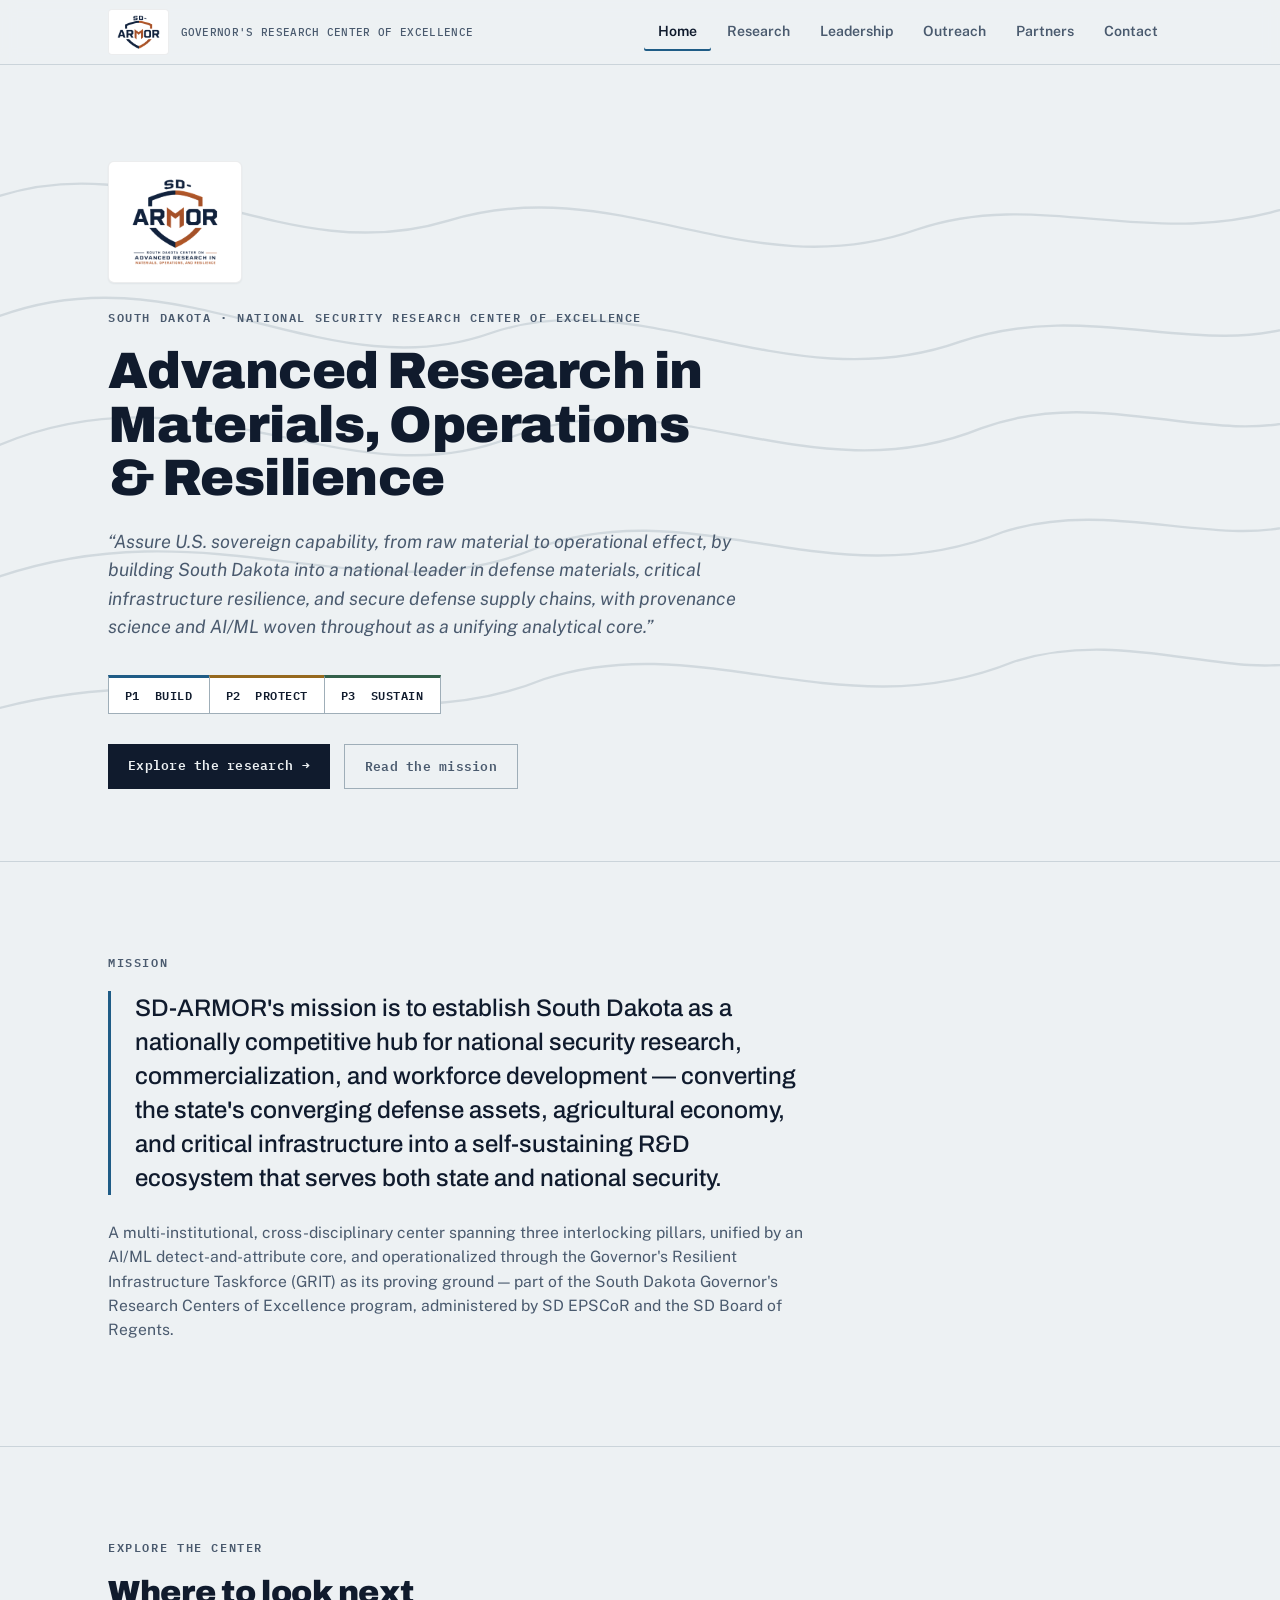
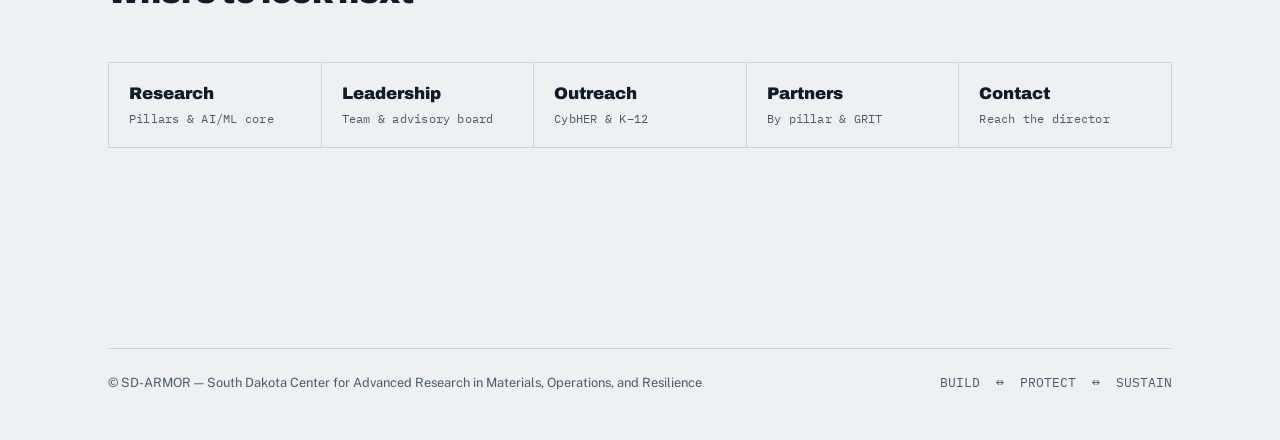
<file: index.html>
<!DOCTYPE html>
<html lang="en">
<head>
<meta charset="UTF-8">
<meta name="viewport" content="width=device-width, initial-scale=1.0">
<title>SD-ARMOR — South Dakota Center for Advanced Research in Materials, Operations &amp; Resilience</title>
<meta name="description" content="A South Dakota Governor's Research Center of Excellence advancing national security research across materials, cybersecurity, and provenance science.">
<link rel="preconnect" href="https://fonts.googleapis.com">
<link rel="stylesheet" href="https://fonts.googleapis.com/css2?family=Archivo:wght@500;700;900&family=Public+Sans:ital,wght@0,400;0,500;0,600;0,700;1,400&family=IBM+Plex+Mono:wght@500;600&display=swap">
<link rel="stylesheet" href="assets/style.css">
<link rel="icon" href="assets/favicon.ico" sizes="any">
<link rel="icon" href="assets/favicon-32.png" type="image/png" sizes="32x32">
<link rel="icon" href="assets/favicon-192.png" type="image/png" sizes="192x192">
<link rel="apple-touch-icon" href="assets/apple-touch-icon.png">
</head>
<body>

<header class="site">
  <div class="nav-row">
    <a class="wordmark" href="index.html"><span class="logo-plate"><img src="assets/logo-mark.png" alt="SD-ARMOR"></span><small>GOVERNOR'S RESEARCH CENTER OF EXCELLENCE</small></a>
    <button class="nav-toggle" id="navToggle" aria-expanded="false" aria-controls="primaryNav">MENU</button>
    <nav class="primary" id="primaryNav">
      <a href="index.html" class="current">Home</a>
      <a href="research.html">Research</a>
      <a href="leadership.html">Leadership</a>
      <a href="outreach.html">Outreach</a>
      <a href="partners.html">Partners</a>
      <a href="contact.html">Contact</a>
    </nav>
  </div>
</header>

<main id="top">

  <section class="hero">
    <svg class="contours" viewBox="0 0 1200 460" preserveAspectRatio="none" aria-hidden="true">
      <path d="M-20,80 C 140,40 260,120 420,90 C 580,60 700,130 860,95 C 980,70 1080,110 1220,80" fill="none" stroke="currentColor" stroke-width="1.4"/>
      <path d="M-20,150 C 160,100 300,190 460,155 C 600,125 740,195 900,160 C 1020,135 1120,170 1220,150" fill="none" stroke="currentColor" stroke-width="1.4"/>
      <path d="M-20,225 C 180,165 320,255 480,215 C 630,180 760,250 920,210 C 1030,185 1130,220 1220,205" fill="none" stroke="currentColor" stroke-width="1.4"/>
      <path d="M-20,300 C 190,250 340,320 500,280 C 650,245 780,310 940,270 C 1040,250 1140,280 1220,265" fill="none" stroke="currentColor" stroke-width="1.4"/>
      <path d="M-20,375 C 200,335 350,395 510,355 C 660,325 790,385 950,345 C 1050,325 1150,355 1220,345" fill="none" stroke="currentColor" stroke-width="1.4"/>
    </svg>
    <div class="wrap">
      <div class="hero-inner">
        <span class="hero-logo"><img src="assets/logo.png" alt="SD-ARMOR — South Dakota Center on Advanced Research in Materials, Operations, and Resilience"></span>
        <span class="eyebrow">South Dakota &middot; National Security Research Center of Excellence</span>
        <h1>Advanced Research in Materials, Operations &amp; Resilience</h1>
        <p class="vision">&ldquo;Assure U.S. sovereign capability, from raw material to operational effect, by building South Dakota into a national leader in defense materials, critical infrastructure resilience, and secure defense supply chains, with provenance science and AI/ML woven throughout as a unifying analytical core.&rdquo;</p>
        <div class="pillar-strip">
          <span class="p1">P1 &nbsp;BUILD</span><span class="p2">P2 &nbsp;PROTECT</span><span class="p3">P3 &nbsp;SUSTAIN</span>
        </div>
        <div class="hero-cta">
          <a class="btn-primary" href="research.html">Explore the research &rarr;</a>
          <a class="btn-ghost" href="#mission">Read the mission</a>
        </div>
      </div>
    </div>
  </section>

  <section id="mission">
    <div class="wrap">
      <div class="mission-layout">
        <span class="eyebrow">Mission</span>
        <blockquote>SD-ARMOR's mission is to establish South Dakota as a nationally competitive hub for national security research, commercialization, and workforce development &mdash; converting the state's converging defense assets, agricultural economy, and critical infrastructure into a self-sustaining R&amp;D ecosystem that serves both state and national security.</blockquote>
        <p class="mission-note">A multi-institutional, cross-disciplinary center spanning three interlocking pillars, unified by an AI/ML detect-and-attribute core, and operationalized through the Governor's Resilient Infrastructure Taskforce (GRIT) as its proving ground &mdash; part of the South Dakota Governor's Research Centers of Excellence program, administered by SD EPSCoR and the SD Board of Regents.</p>
      </div>
    </div>
  </section>

  <section id="explore">
    <div class="wrap">
      <div class="section-head">
        <span class="eyebrow">Explore the center</span>
        <h2>Where to look next</h2>
      </div>
      <div class="explore-strip">
        <a href="research.html"><span class="t">Research</span><span class="s">Pillars &amp; AI/ML core</span></a>
        <a href="leadership.html"><span class="t">Leadership</span><span class="s">Team &amp; advisory board</span></a>
        <a href="outreach.html"><span class="t">Outreach</span><span class="s">CybHER &amp; K&ndash;12</span></a>
        <a href="partners.html"><span class="t">Partners</span><span class="s">By pillar &amp; GRIT</span></a>
        <a href="contact.html"><span class="t">Contact</span><span class="s">Reach the director</span></a>
      </div>
    </div>
  </section>

  <footer class="site">
    <div class="wrap">
      <div class="fine">
        <span>&copy; SD-ARMOR &mdash; South Dakota Center for Advanced Research in Materials, Operations, and Resilience</span>
        <span class="mono">BUILD &nbsp;&harr;&nbsp; PROTECT &nbsp;&harr;&nbsp; SUSTAIN</span>
      </div>
    </div>
  </footer>

</main>

<script src="assets/site.js"></script>
</body>
</html>
</file>
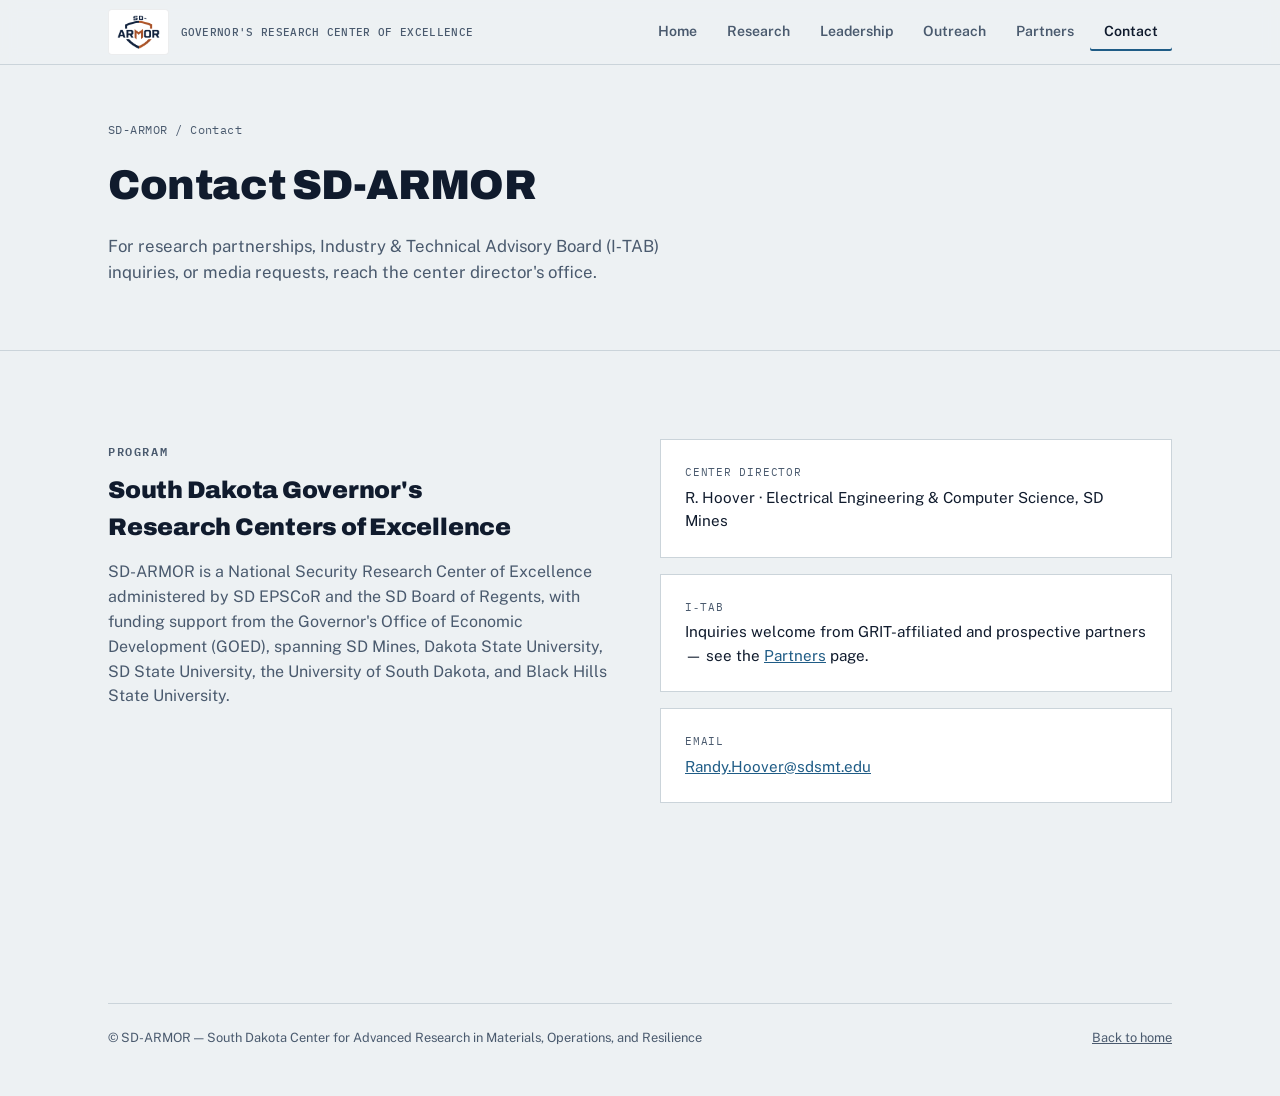
<file: contact.html>
<!DOCTYPE html>
<html lang="en">
<head>
<meta charset="UTF-8">
<meta name="viewport" content="width=device-width, initial-scale=1.0">
<title>Contact — SD-ARMOR</title>
<meta name="description" content="Contact the SD-ARMOR center director's office for research partnerships, I-TAB inquiries, or media requests.">
<link rel="preconnect" href="https://fonts.googleapis.com">
<link rel="stylesheet" href="https://fonts.googleapis.com/css2?family=Archivo:wght@500;700;900&family=Public+Sans:ital,wght@0,400;0,500;0,600;0,700;1,400&family=IBM+Plex+Mono:wght@500;600&display=swap">
<link rel="stylesheet" href="assets/style.css">
<link rel="icon" href="assets/favicon.ico" sizes="any">
<link rel="icon" href="assets/favicon-32.png" type="image/png" sizes="32x32">
<link rel="icon" href="assets/favicon-192.png" type="image/png" sizes="192x192">
<link rel="apple-touch-icon" href="assets/apple-touch-icon.png">
</head>
<body>

<header class="site">
  <div class="nav-row">
    <a class="wordmark" href="index.html"><span class="logo-plate"><img src="assets/logo-mark.png" alt="SD-ARMOR"></span><small>GOVERNOR'S RESEARCH CENTER OF EXCELLENCE</small></a>
    <button class="nav-toggle" id="navToggle" aria-expanded="false" aria-controls="primaryNav">MENU</button>
    <nav class="primary" id="primaryNav">
      <a href="index.html">Home</a>
      <a href="research.html">Research</a>
      <a href="leadership.html">Leadership</a>
      <a href="outreach.html">Outreach</a>
      <a href="partners.html">Partners</a>
      <a href="contact.html" class="current">Contact</a>
    </nav>
  </div>
</header>

<main>
  <div class="page-head">
    <div class="wrap">
      <span class="crumb"><a href="index.html">SD-ARMOR</a> / Contact</span>
      <h1>Contact SD-ARMOR</h1>
      <p class="lede">For research partnerships, Industry &amp; Technical Advisory Board (I&#8209;TAB) inquiries, or media requests, reach the center director's office.</p>
    </div>
  </div>

  <section id="contact-details">
    <div class="wrap">
      <div class="contact-grid">
        <div>
          <span class="eyebrow">Program</span>
          <h2 style="margin-top:8px;">South Dakota Governor's Research Centers of Excellence</h2>
          <p style="color:var(--ink-soft); margin-top:14px;">SD-ARMOR is a National Security Research Center of Excellence administered by SD EPSCoR and the SD Board of Regents, with funding support from the Governor's Office of Economic Development (GOED), spanning SD Mines, Dakota State University, SD State University, the University of South Dakota, and Black Hills State University.</p>
        </div>
        <div>
          <div class="contact-card">
            <div class="k">Center Director</div>
            <div class="v">R. Hoover &middot; Electrical Engineering &amp; Computer Science, SD Mines</div>
          </div>
          <div class="contact-card">
            <div class="k">I&#8209;TAB</div>
            <div class="v">Inquiries welcome from GRIT-affiliated and prospective partners &mdash; see the <a href="partners.html">Partners</a> page.</div>
          </div>
          <div class="contact-card">
            <div class="k">Email</div>
            <div class="v"><a href="mailto:Randy.Hoover@sdsmt.edu">Randy.Hoover@sdsmt.edu</a></div>
          </div>
        </div>
      </div>
    </div>
  </section>

  <footer class="site">
    <div class="wrap">
      <div class="fine">
        <span>&copy; SD-ARMOR &mdash; South Dakota Center for Advanced Research in Materials, Operations, and Resilience</span>
        <span><a href="index.html">Back to home</a></span>
      </div>
    </div>
  </footer>
</main>

<script src="assets/site.js"></script>
</body>
</html>
</file>
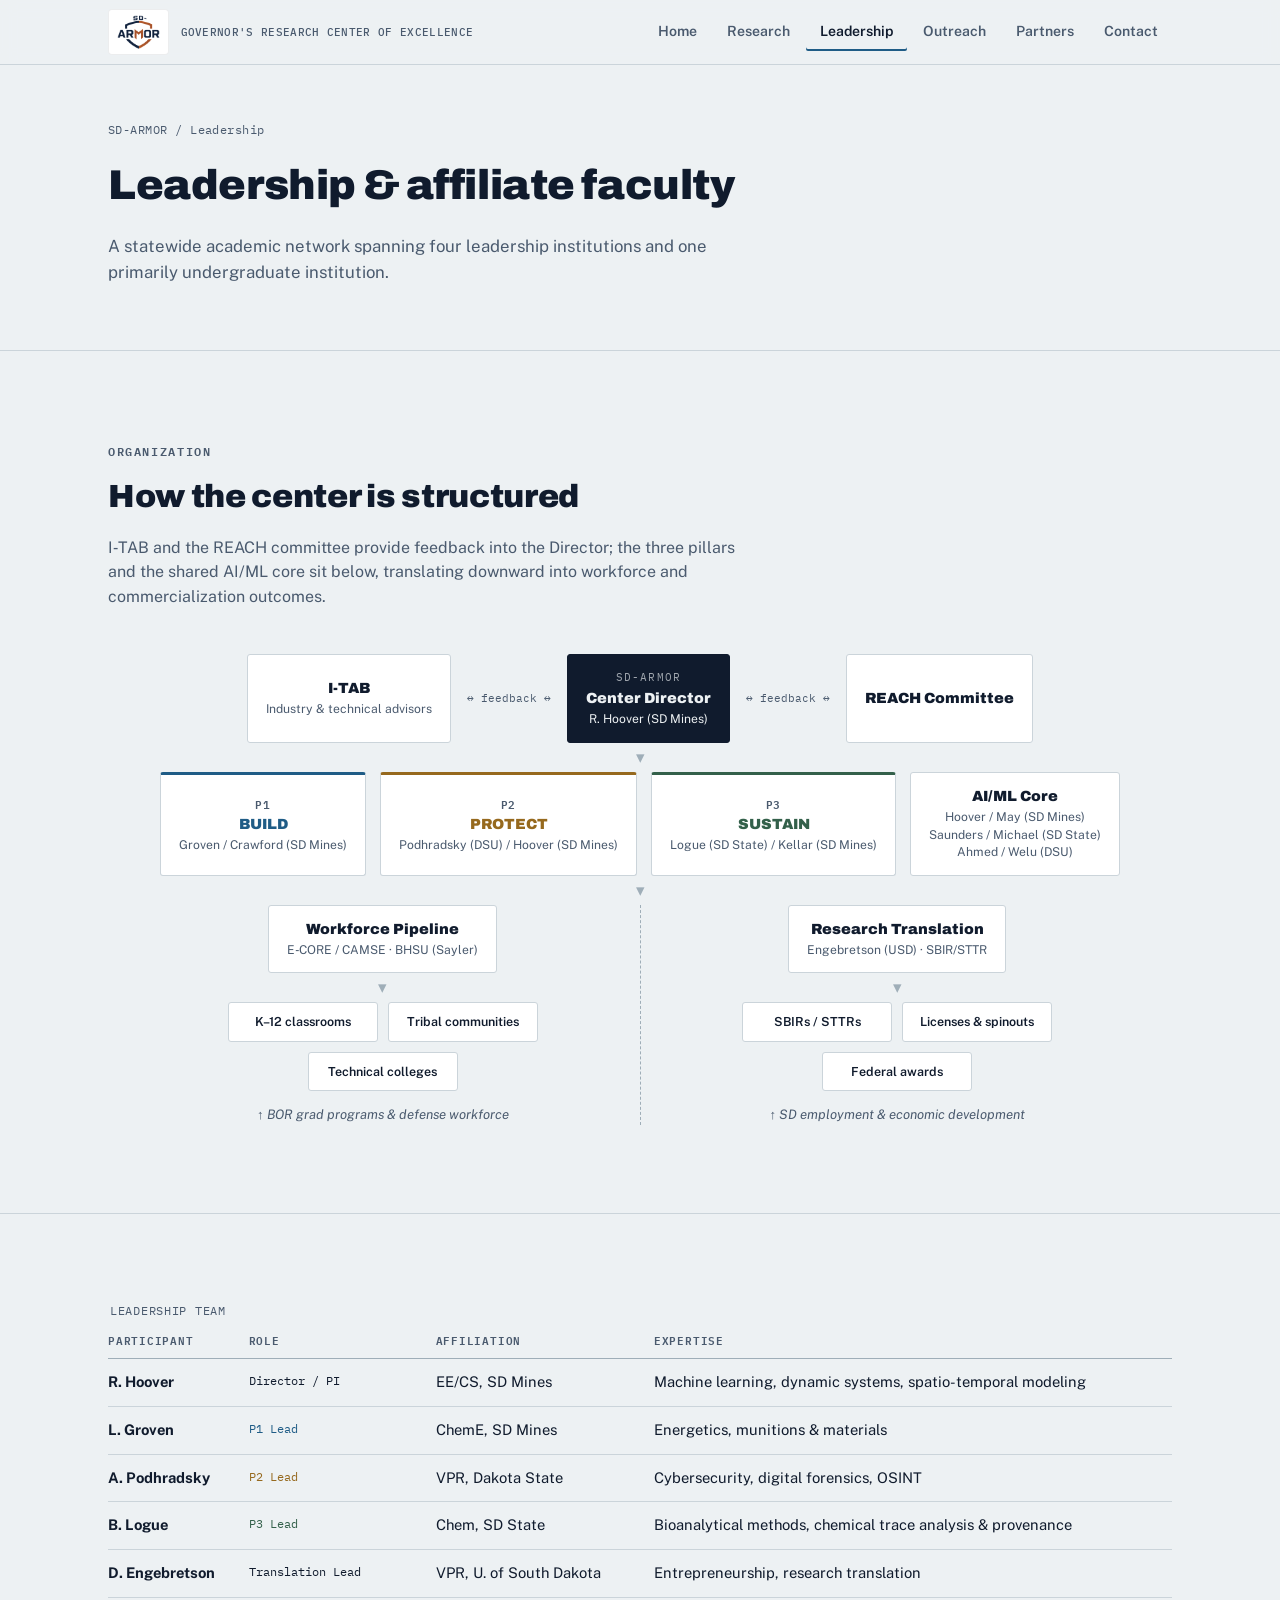
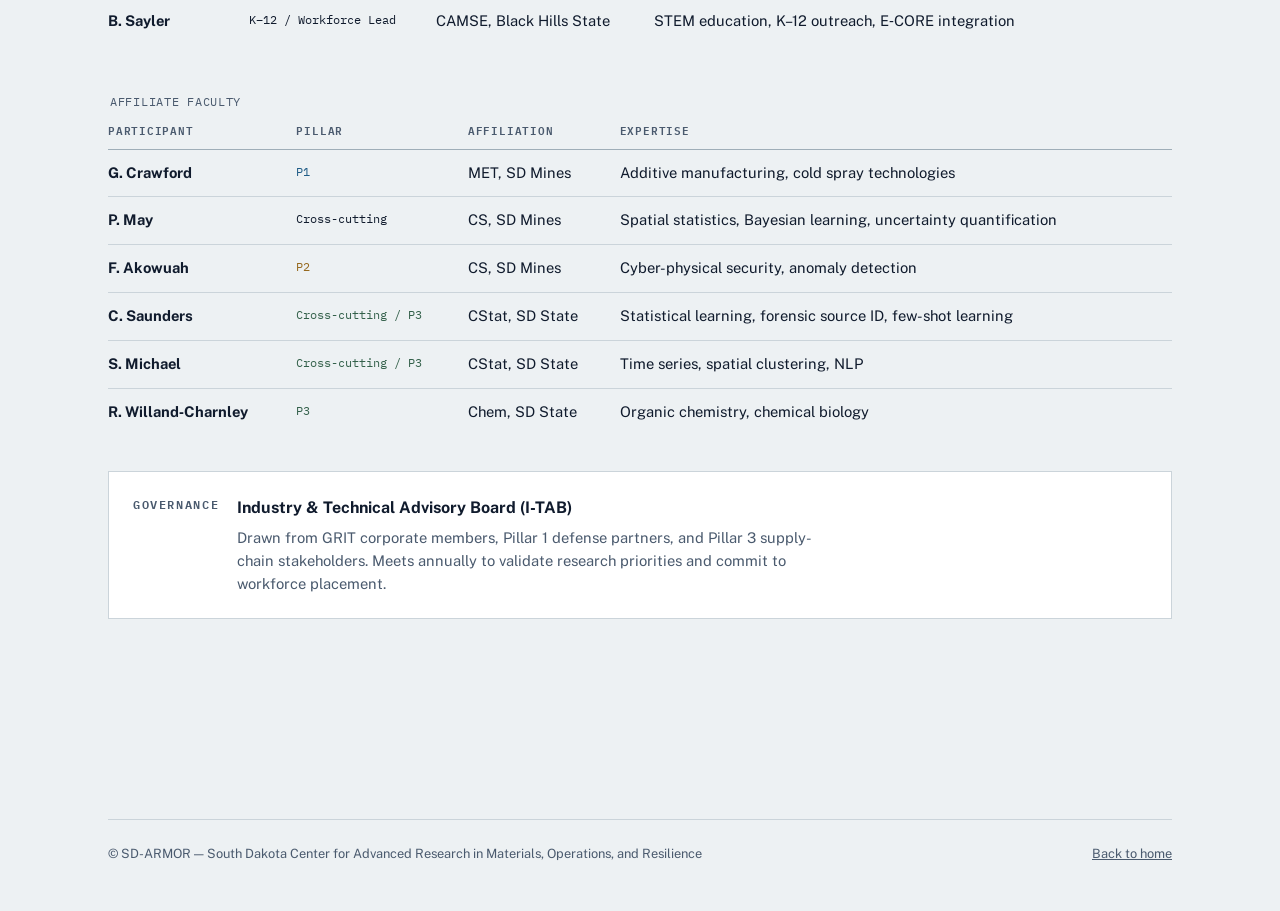
<file: leadership.html>
<!DOCTYPE html>
<html lang="en">
<head>
<meta charset="UTF-8">
<meta name="viewport" content="width=device-width, initial-scale=1.0">
<title>Leadership — SD-ARMOR</title>
<meta name="description" content="The SD-ARMOR organizational structure, leadership team, affiliate faculty, and Industry &amp; Technical Advisory Board (I-TAB).">
<link rel="preconnect" href="https://fonts.googleapis.com">
<link rel="stylesheet" href="https://fonts.googleapis.com/css2?family=Archivo:wght@500;700;900&family=Public+Sans:ital,wght@0,400;0,500;0,600;0,700;1,400&family=IBM+Plex+Mono:wght@500;600&display=swap">
<link rel="stylesheet" href="assets/style.css">
<link rel="icon" href="assets/favicon.ico" sizes="any">
<link rel="icon" href="assets/favicon-32.png" type="image/png" sizes="32x32">
<link rel="icon" href="assets/favicon-192.png" type="image/png" sizes="192x192">
<link rel="apple-touch-icon" href="assets/apple-touch-icon.png">
</head>
<body>

<header class="site">
  <div class="nav-row">
    <a class="wordmark" href="index.html"><span class="logo-plate"><img src="assets/logo-mark.png" alt="SD-ARMOR"></span><small>GOVERNOR'S RESEARCH CENTER OF EXCELLENCE</small></a>
    <button class="nav-toggle" id="navToggle" aria-expanded="false" aria-controls="primaryNav">MENU</button>
    <nav class="primary" id="primaryNav">
      <a href="index.html">Home</a>
      <a href="research.html">Research</a>
      <a href="leadership.html" class="current">Leadership</a>
      <a href="outreach.html">Outreach</a>
      <a href="partners.html">Partners</a>
      <a href="contact.html">Contact</a>
    </nav>
  </div>
</header>

<main>
  <div class="page-head">
    <div class="wrap">
      <span class="crumb"><a href="index.html">SD-ARMOR</a> / Leadership</span>
      <h1>Leadership &amp; affiliate faculty</h1>
      <p class="lede">A statewide academic network spanning four leadership institutions and one primarily undergraduate institution.</p>
    </div>
  </div>

  <section id="orgchart-section">
    <div class="wrap">
      <div class="section-head">
        <span class="eyebrow">Organization</span>
        <h2>How the center is structured</h2>
        <p>I&#8209;TAB and the REACH committee provide feedback into the Director; the three pillars and the shared AI/ML core sit below, translating downward into workforce and commercialization outcomes.</p>
      </div>
      <div class="orgchart">
        <div class="oc-level oc-level-top">
          <div class="oc-box oc-neutral">
            <span class="oc-title">I&#8209;TAB</span>
            <span class="oc-sub">Industry &amp; technical advisors</span>
          </div>
          <div class="oc-feedback">&harr; feedback &harr;</div>
          <div class="oc-box oc-director">
            <span class="oc-eyebrow">SD-ARMOR</span>
            <span class="oc-title">Center Director</span>
            <span class="oc-sub">R. Hoover (SD Mines)</span>
          </div>
          <div class="oc-feedback">&harr; feedback &harr;</div>
          <div class="oc-box oc-neutral">
            <span class="oc-title">REACH Committee</span>
          </div>
        </div>

        <div class="oc-arrow-down" aria-hidden="true">&#9662;</div>

        <div class="oc-level oc-level-pillars">
          <div class="oc-box oc-p1">
            <span class="oc-tag">P1</span>
            <span class="oc-title">BUILD</span>
            <span class="oc-sub">Groven / Crawford (SD Mines)</span>
          </div>
          <div class="oc-box oc-p2">
            <span class="oc-tag">P2</span>
            <span class="oc-title">PROTECT</span>
            <span class="oc-sub">Podhradsky (DSU) / Hoover (SD Mines)</span>
          </div>
          <div class="oc-box oc-p3">
            <span class="oc-tag">P3</span>
            <span class="oc-title">SUSTAIN</span>
            <span class="oc-sub">Logue (SD State) / Kellar (SD Mines)</span>
          </div>
          <div class="oc-box oc-neutral oc-wide">
            <span class="oc-title">AI/ML Core</span>
            <span class="oc-sub">Hoover / May (SD Mines)<br>Saunders / Michael (SD State)<br>Ahmed / Welu (DSU)</span>
          </div>
        </div>

        <div class="oc-arrow-down" aria-hidden="true">&#9662;</div>

        <div class="oc-level oc-level-outcomes">
          <div class="oc-branch">
            <div class="oc-box oc-neutral oc-wide">
              <span class="oc-title">Workforce Pipeline</span>
              <span class="oc-sub">E&#8209;CORE / CAMSE &middot; BHSU (Sayler)</span>
            </div>
            <div class="oc-arrow-down" aria-hidden="true">&#9662;</div>
            <div class="oc-leaf-row">
              <div class="oc-box oc-leaf">K&ndash;12 classrooms</div>
              <div class="oc-box oc-leaf">Tribal communities</div>
              <div class="oc-box oc-leaf">Technical colleges</div>
            </div>
            <div class="oc-caption">&uarr; BOR grad programs &amp; defense workforce</div>
          </div>
          <div class="oc-divider" aria-hidden="true"></div>
          <div class="oc-branch">
            <div class="oc-box oc-neutral oc-wide">
              <span class="oc-title">Research Translation</span>
              <span class="oc-sub">Engebretson (USD) &middot; SBIR/STTR</span>
            </div>
            <div class="oc-arrow-down" aria-hidden="true">&#9662;</div>
            <div class="oc-leaf-row">
              <div class="oc-box oc-leaf">SBIRs / STTRs</div>
              <div class="oc-box oc-leaf">Licenses &amp; spinouts</div>
              <div class="oc-box oc-leaf">Federal awards</div>
            </div>
            <div class="oc-caption">&uarr; SD employment &amp; economic development</div>
          </div>
        </div>
      </div>
    </div>
  </section>

  <section id="leadership">
    <div class="wrap">
      <div class="roster-tables">
        <div class="table-scroll">
        <table class="roster">
          <caption>Leadership team</caption>
          <thead><tr><th>Participant</th><th>Role</th><th>Affiliation</th><th>Expertise</th></tr></thead>
          <tbody>
            <tr><td class="name">R. Hoover</td><td class="role">Director&nbsp;/&nbsp;PI</td><td>EE/CS, SD Mines</td><td>Machine learning, dynamic systems, spatio-temporal modeling</td></tr>
            <tr><td class="name">L. Groven</td><td class="role r-p1">P1 Lead</td><td>ChemE, SD Mines</td><td>Energetics, munitions &amp; materials</td></tr>
            <tr><td class="name">A. Podhradsky</td><td class="role r-p2">P2 Lead</td><td>VPR, Dakota State</td><td>Cybersecurity, digital forensics, OSINT</td></tr>
            <tr><td class="name">B. Logue</td><td class="role r-p3">P3 Lead</td><td>Chem, SD State</td><td>Bioanalytical methods, chemical trace analysis &amp; provenance</td></tr>
            <tr><td class="name">D. Engebretson</td><td class="role">Translation Lead</td><td>VPR, U. of South Dakota</td><td>Entrepreneurship, research translation</td></tr>
            <tr><td class="name">B. Sayler</td><td class="role">K&ndash;12 / Workforce Lead</td><td>CAMSE, Black Hills State</td><td>STEM education, K&ndash;12 outreach, E&#8209;CORE integration</td></tr>
          </tbody>
        </table>
        </div>
        <div class="table-scroll">
        <table class="roster">
          <caption>Affiliate faculty</caption>
          <thead><tr><th>Participant</th><th>Pillar</th><th>Affiliation</th><th>Expertise</th></tr></thead>
          <tbody>
            <tr><td class="name">G. Crawford</td><td class="role r-p1">P1</td><td>MET, SD Mines</td><td>Additive manufacturing, cold spray technologies</td></tr>
            <tr><td class="name">P. May</td><td class="role">Cross-cutting</td><td>CS, SD Mines</td><td>Spatial statistics, Bayesian learning, uncertainty quantification</td></tr>
            <tr><td class="name">F. Akowuah</td><td class="role r-p2">P2</td><td>CS, SD Mines</td><td>Cyber-physical security, anomaly detection</td></tr>
            <tr><td class="name">C. Saunders</td><td class="role r-p3">Cross-cutting / P3</td><td>CStat, SD State</td><td>Statistical learning, forensic source ID, few-shot learning</td></tr>
            <tr><td class="name">S. Michael</td><td class="role r-p3">Cross-cutting / P3</td><td>CStat, SD State</td><td>Time series, spatial clustering, NLP</td></tr>
            <tr><td class="name">R. Willand&#8209;Charnley</td><td class="role r-p3">P3</td><td>Chem, SD State</td><td>Organic chemistry, chemical biology</td></tr>
          </tbody>
        </table>
        </div>
      </div>
      <div class="iab-note">
        <span class="eyebrow">Governance</span>
        <div>
          <div style="font-weight:700; margin-top:2px;">Industry &amp; Technical Advisory Board (I&#8209;TAB)</div>
          <p>Drawn from GRIT corporate members, Pillar 1 defense partners, and Pillar 3 supply-chain stakeholders. Meets annually to validate research priorities and commit to workforce placement.</p>
        </div>
      </div>
    </div>
  </section>

  <footer class="site" id="contact">
    <div class="wrap">
      <div class="fine">
        <span>&copy; SD-ARMOR &mdash; South Dakota Center for Advanced Research in Materials, Operations, and Resilience</span>
        <span><a href="index.html">Back to home</a></span>
      </div>
    </div>
  </footer>
</main>

<script src="assets/site.js"></script>
</body>
</html>
</file>
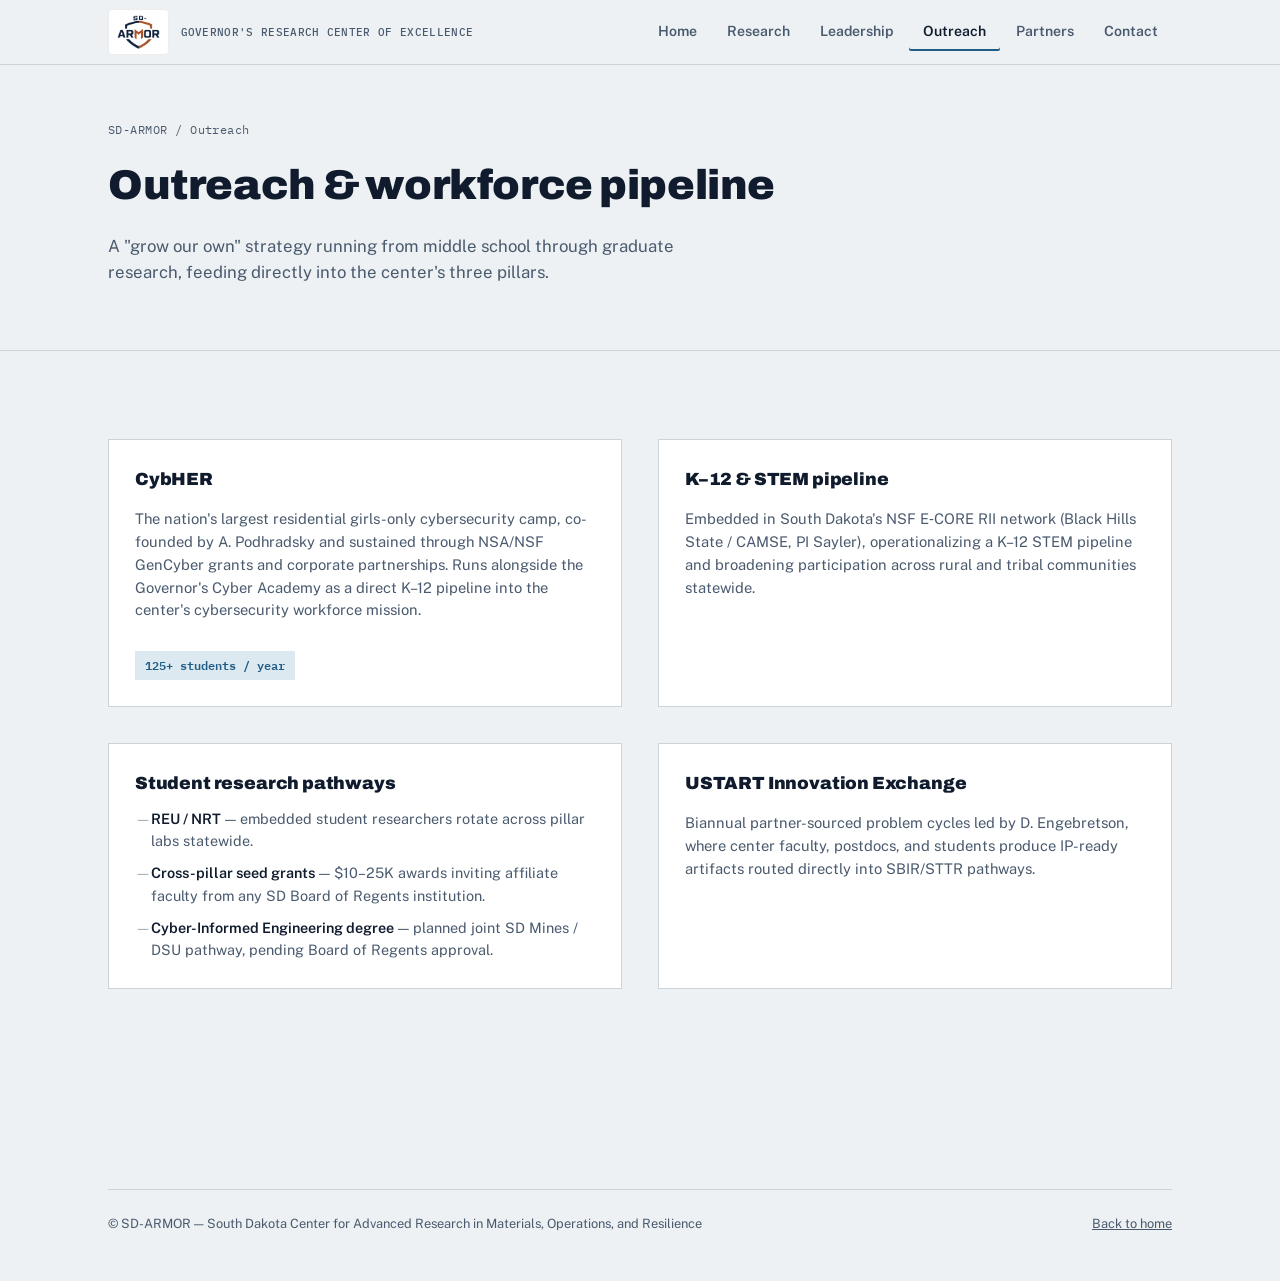
<file: outreach.html>
<!DOCTYPE html>
<html lang="en">
<head>
<meta charset="UTF-8">
<meta name="viewport" content="width=device-width, initial-scale=1.0">
<title>Outreach — SD-ARMOR</title>
<meta name="description" content="SD-ARMOR's K-12 through graduate workforce pipeline: CybHER, the E-CORE STEM pipeline, REU/NRT, and USTART.">
<link rel="preconnect" href="https://fonts.googleapis.com">
<link rel="stylesheet" href="https://fonts.googleapis.com/css2?family=Archivo:wght@500;700;900&family=Public+Sans:ital,wght@0,400;0,500;0,600;0,700;1,400&family=IBM+Plex+Mono:wght@500;600&display=swap">
<link rel="stylesheet" href="assets/style.css">
<link rel="icon" href="assets/favicon.ico" sizes="any">
<link rel="icon" href="assets/favicon-32.png" type="image/png" sizes="32x32">
<link rel="icon" href="assets/favicon-192.png" type="image/png" sizes="192x192">
<link rel="apple-touch-icon" href="assets/apple-touch-icon.png">
</head>
<body>

<header class="site">
  <div class="nav-row">
    <a class="wordmark" href="index.html"><span class="logo-plate"><img src="assets/logo-mark.png" alt="SD-ARMOR"></span><small>GOVERNOR'S RESEARCH CENTER OF EXCELLENCE</small></a>
    <button class="nav-toggle" id="navToggle" aria-expanded="false" aria-controls="primaryNav">MENU</button>
    <nav class="primary" id="primaryNav">
      <a href="index.html">Home</a>
      <a href="research.html">Research</a>
      <a href="leadership.html">Leadership</a>
      <a href="outreach.html" class="current">Outreach</a>
      <a href="partners.html">Partners</a>
      <a href="contact.html">Contact</a>
    </nav>
  </div>
</header>

<main>
  <div class="page-head">
    <div class="wrap">
      <span class="crumb"><a href="index.html">SD-ARMOR</a> / Outreach</span>
      <h1>Outreach &amp; workforce pipeline</h1>
      <p class="lede">A "grow our own" strategy running from middle school through graduate research, feeding directly into the center's three pillars.</p>
    </div>
  </div>

  <section id="outreach">
    <div class="wrap">
      <div class="outreach-grid">
        <div class="outreach-card">
          <h3>CybHER</h3>
          <p>The nation's largest residential girls-only cybersecurity camp, co-founded by A. Podhradsky and sustained through NSA/NSF GenCyber grants and corporate partnerships. Runs alongside the Governor's Cyber Academy as a direct K&ndash;12 pipeline into the center's cybersecurity workforce mission.</p>
          <span class="stat">125+ students / year</span>
        </div>
        <div class="outreach-card">
          <h3>K&ndash;12 &amp; STEM pipeline</h3>
          <p>Embedded in South Dakota's NSF E&#8209;CORE RII network (Black Hills State / CAMSE, PI Sayler), operationalizing a K&ndash;12 STEM pipeline and broadening participation across rural and tribal communities statewide.</p>
        </div>
        <div class="outreach-card">
          <h3>Student research pathways</h3>
          <ul class="program-list">
            <li><strong>REU / NRT</strong> &mdash; embedded student researchers rotate across pillar labs statewide.</li>
            <li><strong>Cross-pillar seed grants</strong> &mdash; $10&ndash;25K awards inviting affiliate faculty from any SD Board of Regents institution.</li>
            <li><strong>Cyber-Informed Engineering degree</strong> &mdash; planned joint SD Mines / DSU pathway, pending Board of Regents approval.</li>
          </ul>
        </div>
        <div class="outreach-card">
          <h3>USTART Innovation Exchange</h3>
          <p>Biannual partner-sourced problem cycles led by D. Engebretson, where center faculty, postdocs, and students produce IP-ready artifacts routed directly into SBIR/STTR pathways.</p>
        </div>
      </div>
    </div>
  </section>

  <footer class="site" id="contact">
    <div class="wrap">
      <div class="fine">
        <span>&copy; SD-ARMOR &mdash; South Dakota Center for Advanced Research in Materials, Operations, and Resilience</span>
        <span><a href="index.html">Back to home</a></span>
      </div>
    </div>
  </footer>
</main>

<script src="assets/site.js"></script>
</body>
</html>
</file>
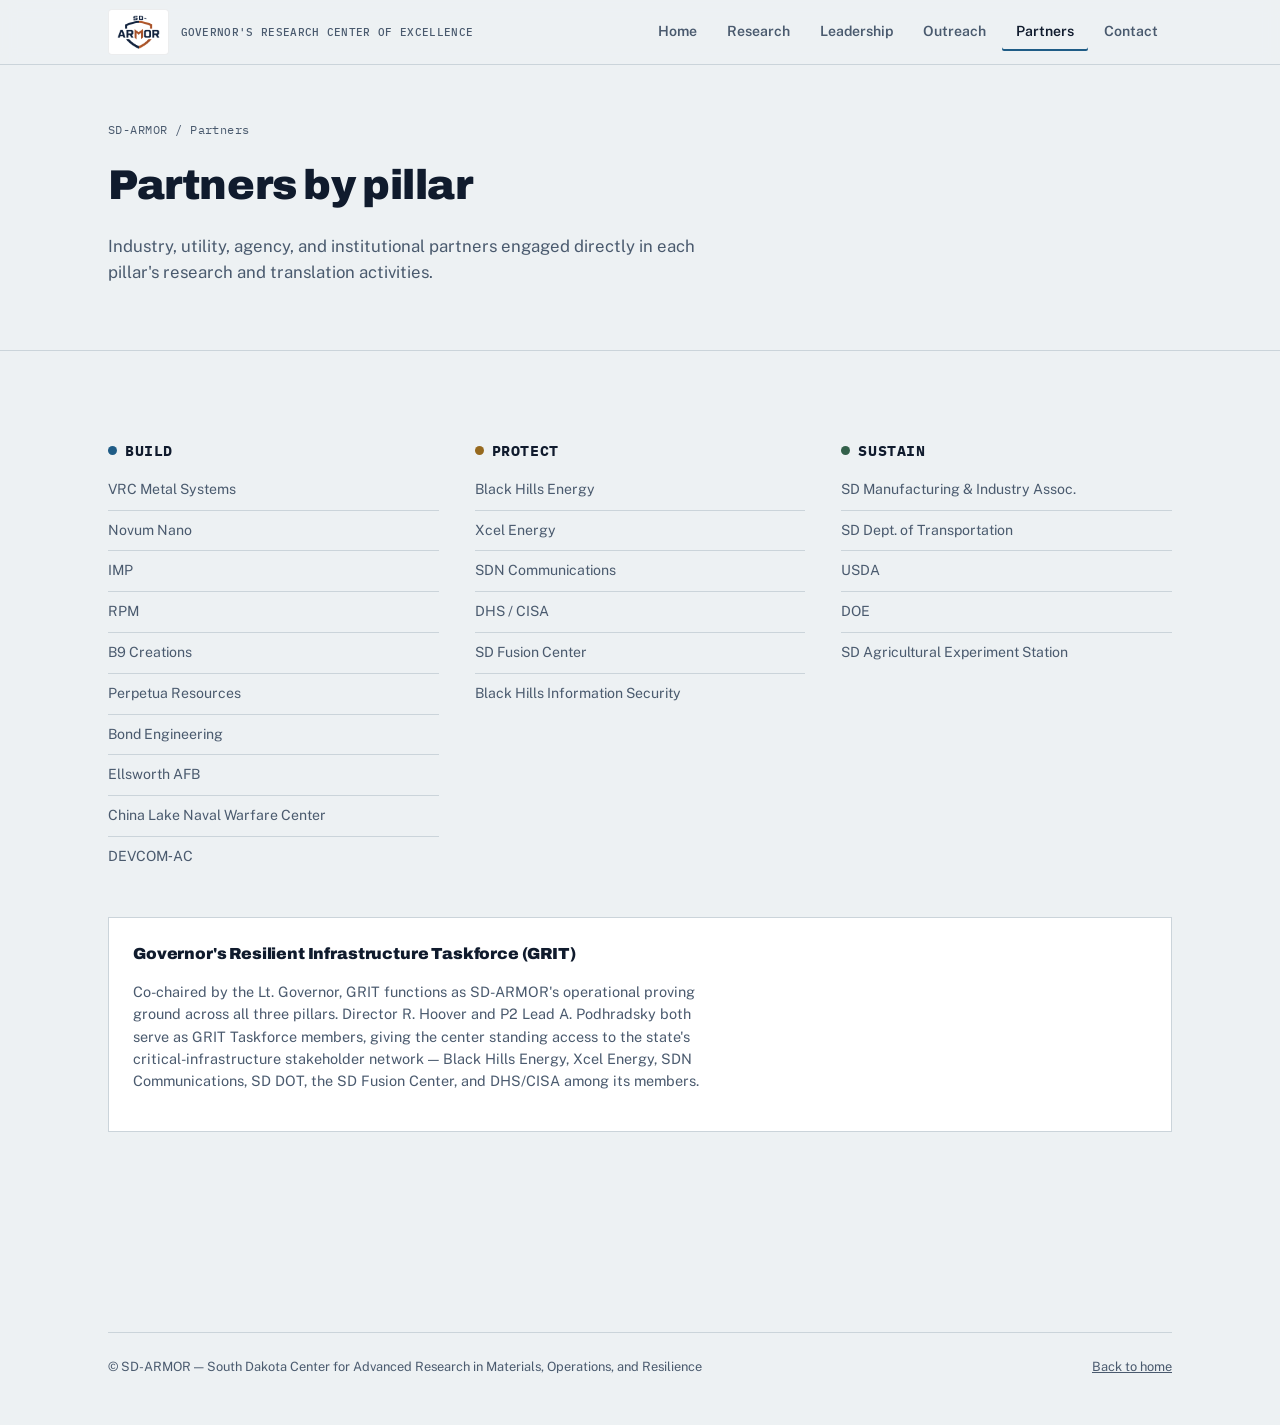
<file: partners.html>
<!DOCTYPE html>
<html lang="en">
<head>
<meta charset="UTF-8">
<meta name="viewport" content="width=device-width, initial-scale=1.0">
<title>Partners — SD-ARMOR</title>
<meta name="description" content="SD-ARMOR's industry, agency, and institutional partners organized by pillar.">
<link rel="preconnect" href="https://fonts.googleapis.com">
<link rel="stylesheet" href="https://fonts.googleapis.com/css2?family=Archivo:wght@500;700;900&family=Public+Sans:ital,wght@0,400;0,500;0,600;0,700;1,400&family=IBM+Plex+Mono:wght@500;600&display=swap">
<link rel="stylesheet" href="assets/style.css">
<link rel="icon" href="assets/favicon.ico" sizes="any">
<link rel="icon" href="assets/favicon-32.png" type="image/png" sizes="32x32">
<link rel="icon" href="assets/favicon-192.png" type="image/png" sizes="192x192">
<link rel="apple-touch-icon" href="assets/apple-touch-icon.png">
</head>
<body>

<header class="site">
  <div class="nav-row">
    <a class="wordmark" href="index.html"><span class="logo-plate"><img src="assets/logo-mark.png" alt="SD-ARMOR"></span><small>GOVERNOR'S RESEARCH CENTER OF EXCELLENCE</small></a>
    <button class="nav-toggle" id="navToggle" aria-expanded="false" aria-controls="primaryNav">MENU</button>
    <nav class="primary" id="primaryNav">
      <a href="index.html">Home</a>
      <a href="research.html">Research</a>
      <a href="leadership.html">Leadership</a>
      <a href="outreach.html">Outreach</a>
      <a href="partners.html" class="current">Partners</a>
      <a href="contact.html">Contact</a>
    </nav>
  </div>
</header>

<main>
  <div class="page-head">
    <div class="wrap">
      <span class="crumb"><a href="index.html">SD-ARMOR</a> / Partners</span>
      <h1>Partners by pillar</h1>
      <p class="lede">Industry, utility, agency, and institutional partners engaged directly in each pillar's research and translation activities.</p>
    </div>
  </div>

  <section id="partners">
    <div class="wrap">
      <div class="partner-cols">
        <div class="partner-col build">
          <div class="head"><span class="dot"></span><h3>BUILD</h3></div>
          <ul>
            <li>VRC Metal Systems</li><li>Novum Nano</li><li>IMP</li><li>RPM</li>
            <li>B9 Creations</li><li>Perpetua Resources</li><li>Bond Engineering</li>
            <li>Ellsworth AFB</li><li>China Lake Naval Warfare Center</li><li>DEVCOM&#8209;AC</li>
          </ul>
        </div>
        <div class="partner-col protect">
          <div class="head"><span class="dot"></span><h3>PROTECT</h3></div>
          <ul>
            <li>Black Hills Energy</li><li>Xcel Energy</li><li>SDN Communications</li>
            <li>DHS / CISA</li><li>SD Fusion Center</li><li>Black Hills Information Security</li>
          </ul>
        </div>
        <div class="partner-col sustain">
          <div class="head"><span class="dot"></span><h3>SUSTAIN</h3></div>
          <ul>
            <li>SD Manufacturing &amp; Industry Assoc.</li><li>SD Dept. of Transportation</li>
            <li>USDA</li><li>DOE</li><li>SD Agricultural Experiment Station</li>
          </ul>
        </div>
      </div>
      <div class="grit-box" style="margin-top:40px;">
        <h3>Governor's Resilient Infrastructure Taskforce (GRIT)</h3>
        <p>Co-chaired by the Lt. Governor, GRIT functions as SD-ARMOR's operational proving ground across all three pillars. Director R. Hoover and P2 Lead A. Podhradsky both serve as GRIT Taskforce members, giving the center standing access to the state's critical-infrastructure stakeholder network &mdash; Black Hills Energy, Xcel Energy, SDN Communications, SD DOT, the SD Fusion Center, and DHS/CISA among its members.</p>
      </div>
    </div>
  </section>

  <footer class="site" id="contact">
    <div class="wrap">
      <div class="fine">
        <span>&copy; SD-ARMOR &mdash; South Dakota Center for Advanced Research in Materials, Operations, and Resilience</span>
        <span><a href="index.html">Back to home</a></span>
      </div>
    </div>
  </footer>
</main>

<script src="assets/site.js"></script>
</body>
</html>
</file>
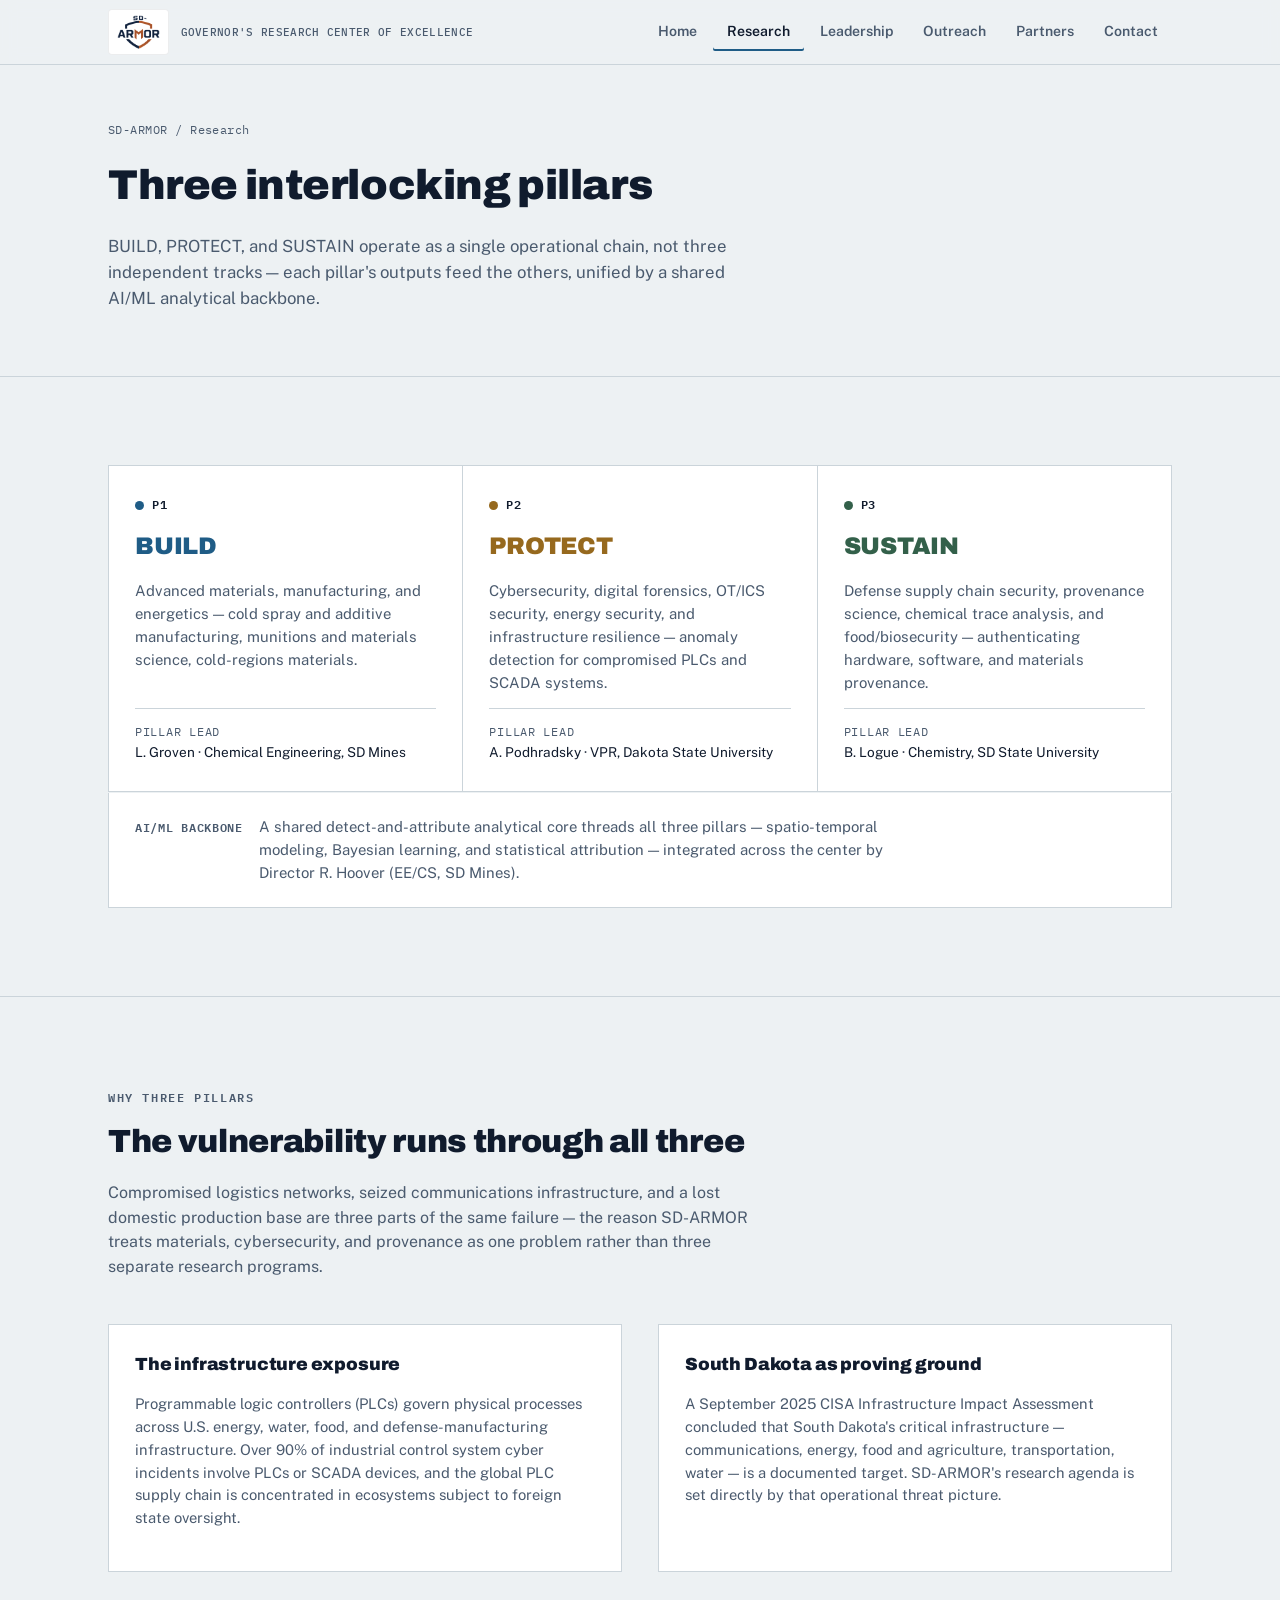
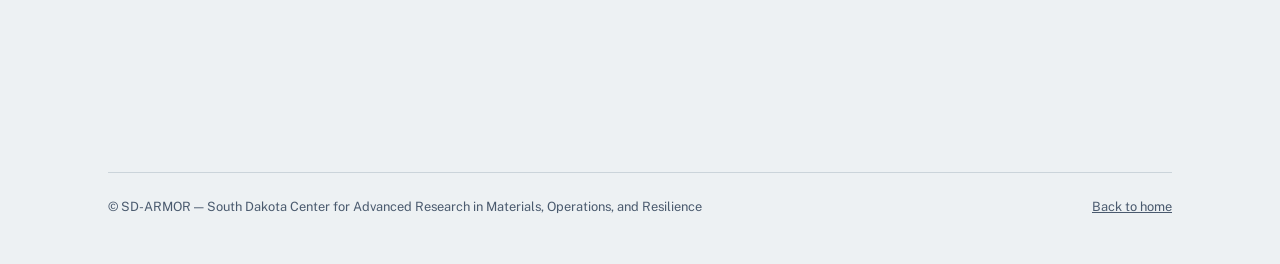
<file: research.html>
<!DOCTYPE html>
<html lang="en">
<head>
<meta charset="UTF-8">
<meta name="viewport" content="width=device-width, initial-scale=1.0">
<title>Research — SD-ARMOR</title>
<meta name="description" content="SD-ARMOR's three interlocking research pillars: BUILD, PROTECT, and SUSTAIN, unified by an AI/ML detect-and-attribute core.">
<link rel="preconnect" href="https://fonts.googleapis.com">
<link rel="stylesheet" href="https://fonts.googleapis.com/css2?family=Archivo:wght@500;700;900&family=Public+Sans:ital,wght@0,400;0,500;0,600;0,700;1,400&family=IBM+Plex+Mono:wght@500;600&display=swap">
<link rel="stylesheet" href="assets/style.css">
<link rel="icon" href="assets/favicon.ico" sizes="any">
<link rel="icon" href="assets/favicon-32.png" type="image/png" sizes="32x32">
<link rel="icon" href="assets/favicon-192.png" type="image/png" sizes="192x192">
<link rel="apple-touch-icon" href="assets/apple-touch-icon.png">
</head>
<body>

<header class="site">
  <div class="nav-row">
    <a class="wordmark" href="index.html"><span class="logo-plate"><img src="assets/logo-mark.png" alt="SD-ARMOR"></span><small>GOVERNOR'S RESEARCH CENTER OF EXCELLENCE</small></a>
    <button class="nav-toggle" id="navToggle" aria-expanded="false" aria-controls="primaryNav">MENU</button>
    <nav class="primary" id="primaryNav">
      <a href="index.html">Home</a>
      <a href="research.html" class="current">Research</a>
      <a href="leadership.html">Leadership</a>
      <a href="outreach.html">Outreach</a>
      <a href="partners.html">Partners</a>
      <a href="contact.html">Contact</a>
    </nav>
  </div>
</header>

<main>
  <div class="page-head">
    <div class="wrap">
      <span class="crumb"><a href="index.html">SD-ARMOR</a> / Research</span>
      <h1>Three interlocking pillars</h1>
      <p class="lede">BUILD, PROTECT, and SUSTAIN operate as a single operational chain, not three independent tracks &mdash; each pillar's outputs feed the others, unified by a shared AI/ML analytical backbone.</p>
    </div>
  </div>

  <section id="pillars">
    <div class="wrap">
      <div class="pillar-grid">
        <div class="pillar p1">
          <span class="tag"><span class="dot"></span>P1</span>
          <h3>BUILD</h3>
          <div class="domain">Advanced materials, manufacturing, and energetics &mdash; cold spray and additive manufacturing, munitions and materials science, cold-regions materials.</div>
          <div class="lead"><div class="k">Pillar lead</div>L. Groven &middot; Chemical Engineering, SD Mines</div>
        </div>
        <div class="pillar p2">
          <span class="tag"><span class="dot"></span>P2</span>
          <h3>PROTECT</h3>
          <div class="domain">Cybersecurity, digital forensics, OT/ICS security, energy security, and infrastructure resilience &mdash; anomaly detection for compromised PLCs and SCADA systems.</div>
          <div class="lead"><div class="k">Pillar lead</div>A. Podhradsky &middot; VPR, Dakota State University</div>
        </div>
        <div class="pillar p3">
          <span class="tag"><span class="dot"></span>P3</span>
          <h3>SUSTAIN</h3>
          <div class="domain">Defense supply chain security, provenance science, chemical trace analysis, and food/biosecurity &mdash; authenticating hardware, software, and materials provenance.</div>
          <div class="lead"><div class="k">Pillar lead</div>B. Logue &middot; Chemistry, SD State University</div>
        </div>
      </div>
      <div class="backbone">
        <span class="tag">AI/ML BACKBONE</span>
        <p>A shared detect-and-attribute analytical core threads all three pillars &mdash; spatio-temporal modeling, Bayesian learning, and statistical attribution &mdash; integrated across the center by Director R. Hoover (EE/CS, SD Mines).</p>
      </div>
    </div>
  </section>

  <section id="why">
    <div class="wrap">
      <div class="section-head">
        <span class="eyebrow">Why three pillars</span>
        <h2>The vulnerability runs through all three</h2>
        <p>Compromised logistics networks, seized communications infrastructure, and a lost domestic production base are three parts of the same failure &mdash; the reason SD-ARMOR treats materials, cybersecurity, and provenance as one problem rather than three separate research programs.</p>
      </div>
      <div class="outreach-grid">
        <div class="outreach-card">
          <h3>The infrastructure exposure</h3>
          <p>Programmable logic controllers (PLCs) govern physical processes across U.S. energy, water, food, and defense-manufacturing infrastructure. Over 90% of industrial control system cyber incidents involve PLCs or SCADA devices, and the global PLC supply chain is concentrated in ecosystems subject to foreign state oversight.</p>
        </div>
        <div class="outreach-card">
          <h3>South Dakota as proving ground</h3>
          <p>A September 2025 CISA Infrastructure Impact Assessment concluded that South Dakota's critical infrastructure &mdash; communications, energy, food and agriculture, transportation, water &mdash; is a documented target. SD-ARMOR's research agenda is set directly by that operational threat picture.</p>
        </div>
      </div>
    </div>
  </section>

  <footer class="site" id="contact">
    <div class="wrap">
      <div class="fine">
        <span>&copy; SD-ARMOR &mdash; South Dakota Center for Advanced Research in Materials, Operations, and Resilience</span>
        <span><a href="index.html">Back to home</a></span>
      </div>
    </div>
  </footer>
</main>

<script src="assets/site.js"></script>
</body>
</html>
</file>
<file: assets/style.css>
/* SD-ARMOR shared stylesheet — one file, every page links it. */

:root{
  --ink:#101B2D;
  --ink-soft:#4A5A6E;
  --paper:#EDF1F3;
  --paper-raised:#FFFFFF;
  --line:#CBD4DA;
  --line-strong:#9FAEB8;
  --build:#1F5C86;
  --build-tint:#DCE9F1;
  --protect:#96691E;
  --protect-tint:#F3E6CE;
  --sustain:#33604A;
  --sustain-tint:#DCE9E1;
  --accent:#1F5C86;
  --focus:#1F5C86;
}
@media (prefers-color-scheme: dark){
  :root:not([data-theme="light"]){
    --ink:#E7ECF1; --ink-soft:#A9B9C8; --paper:#0A121C; --paper-raised:#111B29;
    --line:#28394B; --line-strong:#3B4F63;
    --build:#7DB2DD; --build-tint:#16283A;
    --protect:#E3B369; --protect-tint:#2E2415;
    --sustain:#7FBB98; --sustain-tint:#16281F;
    --accent:#7DB2DD; --focus:#7DB2DD;
  }
}
:root[data-theme="dark"]{
  --ink:#E7ECF1; --ink-soft:#A9B9C8; --paper:#0A121C; --paper-raised:#111B29;
  --line:#28394B; --line-strong:#3B4F63;
  --build:#7DB2DD; --build-tint:#16283A;
  --protect:#E3B369; --protect-tint:#2E2415;
  --sustain:#7FBB98; --sustain-tint:#16281F;
  --accent:#7DB2DD; --focus:#7DB2DD;
}

*{box-sizing:border-box;}
html{scroll-behavior:smooth;}
body{
  margin:0; background:var(--paper); color:var(--ink);
  font-family:"Public Sans", -apple-system, BlinkMacSystemFont, "Segoe UI", sans-serif;
  font-size:16px; line-height:1.55; -webkit-font-smoothing:antialiased;
}
h1,h2,h3,h4{
  font-family:"Archivo","Public Sans",sans-serif; font-weight:900;
  text-wrap:balance; margin:0; letter-spacing:-0.01em;
}
a{color:var(--accent);}
a:focus-visible, button:focus-visible{outline:2px solid var(--focus); outline-offset:3px;}
.mono{font-family:"IBM Plex Mono","SF Mono",monospace;}
.eyebrow{
  font-family:"IBM Plex Mono",monospace; font-size:0.72rem; font-weight:600;
  letter-spacing:0.14em; text-transform:uppercase; color:var(--ink-soft);
}
.wrap{max-width:1120px; margin:0 auto; padding:0 28px;}
section{padding:88px 0;}
section + section{border-top:1px solid var(--line);}
p{max-width:65ch;}
table{border-collapse:collapse;}

/* ---------- header / nav ---------- */
header.site{
  position:sticky; top:0; z-index:50;
  background:color-mix(in srgb, var(--paper) 92%, transparent);
  backdrop-filter:blur(8px); border-bottom:1px solid var(--line);
}
.nav-row{
  max-width:1120px; margin:0 auto; padding:0 28px;
  display:flex; align-items:center; justify-content:space-between; height:64px;
}
.wordmark{
  display:flex; align-items:center; gap:12px;
  font-family:"Archivo",sans-serif; font-weight:900; font-size:1.15rem;
  color:var(--ink); text-decoration:none; letter-spacing:-0.01em;
}
.wordmark small{
  font-family:"IBM Plex Mono",monospace; font-weight:500;
  font-size:0.66rem; color:var(--ink-soft); letter-spacing:0.03em;
}
/* The mark's navy/orange are painted for a white ground, so its backing
   plate stays literally white in both themes -- not a theme token. */
.logo-plate{
  background:#FFFFFF; display:inline-flex; align-items:center; justify-content:center;
  padding:5px 8px; border-radius:4px; line-height:0;
  border:1px solid rgba(16,27,45,0.08);
}
.logo-plate img{display:block; height:34px; width:auto;}
.hero-logo{
  display:inline-flex; margin-bottom:26px; background:#FFFFFF; padding:16px 22px;
  border-radius:6px; border:1px solid rgba(16,27,45,0.08); box-shadow:0 1px 2px rgba(16,27,45,0.06);
}
.hero-logo img{display:block; height:88px; width:auto;}
nav.primary{display:flex; gap:2px;}
nav.primary a{
  color:var(--ink-soft); text-decoration:none; font-size:0.88rem; font-weight:600;
  padding:8px 14px; border-radius:2px;
}
nav.primary a:hover{color:var(--ink); background:var(--paper-raised);}
nav.primary a.current{color:var(--ink); box-shadow:inset 0 -2px 0 var(--accent);}
.nav-toggle{display:none;}

/* ---------- breadcrumb / page header (subpages) ---------- */
.page-head{padding:56px 0 48px; border-bottom:1px solid var(--line);}
.page-head .crumb{
  font-family:"IBM Plex Mono",monospace; font-size:0.72rem; color:var(--ink-soft);
  letter-spacing:0.04em; margin-bottom:14px; display:block;
}
.page-head .crumb a{color:var(--ink-soft); text-decoration:none;}
.page-head .crumb a:hover{color:var(--accent);}
.page-head h1{font-size:clamp(1.9rem,4vw,2.6rem);}
.page-head p.lede{margin-top:16px; font-size:1.05rem; color:var(--ink-soft); max-width:62ch;}

/* ---------- hero (home) ---------- */
.hero{position:relative; overflow:hidden; padding:96px 0 72px;}
.hero svg.contours{position:absolute; inset:0; width:100%; height:100%; opacity:0.5; color:var(--line-strong);}
:root[data-theme="dark"] .hero svg.contours,
:root:not([data-theme="light"]) .hero svg.contours{opacity:0.35;}
.hero-inner{position:relative; max-width:760px;}
.hero .eyebrow{margin-bottom:18px; display:block;}
.hero h1{font-size:clamp(2.1rem, 4.6vw, 3.2rem); line-height:1.05;}
.hero .vision{margin-top:22px; font-size:1.14rem; color:var(--ink-soft); max-width:62ch; font-style:italic;}
.hero .pillar-strip{margin-top:34px; display:flex; gap:0; font-family:"IBM Plex Mono",monospace; font-size:0.78rem; font-weight:600; letter-spacing:0.04em;}
.hero .pillar-strip span{padding:8px 16px; border:1px solid var(--line-strong); margin-left:-1px; background:var(--paper-raised);}
.hero .pillar-strip span:first-child{margin-left:0;}
.hero .pillar-strip .p1{border-top:3px solid var(--build);}
.hero .pillar-strip .p2{border-top:3px solid var(--protect);}
.hero .pillar-strip .p3{border-top:3px solid var(--sustain);}
.hero-cta{margin-top:30px; display:flex; gap:14px; flex-wrap:wrap;}
.btn-primary, .btn-ghost{
  font-family:"IBM Plex Mono",monospace; font-size:0.82rem; font-weight:600;
  letter-spacing:0.02em; text-decoration:none; padding:11px 20px; display:inline-block;
}
.btn-primary{background:var(--ink); color:var(--paper);}
:root[data-theme="dark"] .btn-primary,
:root:not([data-theme="light"]) .btn-primary{color:var(--paper);}
.btn-primary:hover{opacity:0.88;}
.btn-ghost{color:var(--ink-soft); border:1px solid var(--line-strong);}
.btn-ghost:hover{color:var(--ink); border-color:var(--ink);}
.stat-row{margin-top:56px; display:grid; grid-template-columns:repeat(4,1fr); gap:0; border-top:1px solid var(--line); border-left:1px solid var(--line);}
.stat-row div{border-right:1px solid var(--line); border-bottom:1px solid var(--line); padding:18px 20px;}
.stat-row .num{font-family:"Archivo",sans-serif; font-weight:900; font-size:1.7rem; font-variant-numeric:tabular-nums; display:block;}
.stat-row .label{font-size:0.78rem; color:var(--ink-soft); margin-top:2px;}

/* ---------- section headings ---------- */
.section-head{max-width:640px; margin-bottom:44px;}
.section-head h2{font-size:clamp(1.5rem,3vw,2rem); margin-top:8px;}
.section-head p{margin-top:14px; color:var(--ink-soft);}

/* ---------- explore strip (home -> subpages) ---------- */
.explore-strip{
  display:grid; grid-template-columns:repeat(auto-fit, minmax(140px,1fr));
  border-top:1px solid var(--line); border-left:1px solid var(--line);
}
.explore-strip a{
  border-right:1px solid var(--line); border-bottom:1px solid var(--line);
  padding:18px 20px; text-decoration:none; color:var(--ink);
  display:flex; flex-direction:column; gap:3px; transition:background .12s;
}
.explore-strip a:hover{background:var(--paper-raised);}
.explore-strip .t{font-family:"Archivo",sans-serif; font-weight:900; font-size:1.05rem;}
.explore-strip .s{font-size:0.76rem; color:var(--ink-soft); font-family:"IBM Plex Mono",monospace; letter-spacing:0.02em;}

/* ---------- mission ---------- */
.mission-layout{max-width:760px;}
.mission-layout blockquote{
  margin:16px 0 0; font-size:1.5rem; line-height:1.42; font-weight:500;
  font-family:"Archivo",sans-serif; text-wrap:balance;
  border-left:3px solid var(--accent); padding-left:24px;
}
.mission-layout .mission-note{margin-top:26px; color:var(--ink-soft); font-size:0.98rem; max-width:70ch;}

/* ---------- pillars ---------- */
.pillar-grid{display:grid; grid-template-columns:repeat(3,1fr); gap:1px; background:var(--line); border:1px solid var(--line);}
.pillar{background:var(--paper-raised); padding:30px 26px 28px; display:flex; flex-direction:column; gap:14px;}
.pillar .tag{font-family:"IBM Plex Mono",monospace; font-size:0.72rem; font-weight:600; letter-spacing:0.06em; display:inline-flex; align-items:center; gap:8px; color:var(--ink);}
.pillar .tag .dot{width:9px; height:9px; border-radius:50%; display:inline-block;}
.p1 .dot{background:var(--build);} .p1 h3{color:var(--build);}
.p2 .dot{background:var(--protect);} .p2 h3{color:var(--protect);}
.p3 .dot{background:var(--sustain);} .p3 h3{color:var(--sustain);}
.pillar h3{font-size:1.5rem;}
.pillar .domain{font-size:0.93rem; color:var(--ink-soft);}
.pillar .lead{margin-top:auto; padding-top:14px; border-top:1px solid var(--line); font-size:0.85rem;}
.pillar .lead .k{color:var(--ink-soft); font-size:0.76rem; font-family:"IBM Plex Mono",monospace; text-transform:uppercase; letter-spacing:0.06em;}
.backbone{margin-top:1px; border:1px solid var(--line); border-top:none; background:var(--paper-raised); padding:22px 26px; display:flex; align-items:baseline; gap:16px; flex-wrap:wrap;}
.backbone .tag{font-family:"IBM Plex Mono",monospace; font-size:0.72rem; font-weight:600; color:var(--ink-soft); letter-spacing:0.06em;}
.backbone p{margin:0; font-size:0.93rem; color:var(--ink-soft); max-width:70ch;}

/* ---------- org chart ---------- */
.orgchart{max-width:1020px; margin:0 auto; display:flex; flex-direction:column; align-items:center;}
.oc-level{display:flex; align-items:stretch; justify-content:center; gap:14px; flex-wrap:wrap; width:100%;}
.oc-box{
  border:1px solid var(--line); background:var(--paper-raised); border-radius:3px;
  padding:14px 18px; display:flex; flex-direction:column; gap:2px;
  text-align:center; min-width:150px; justify-content:center;
}
.oc-title{font-family:"Archivo",sans-serif; font-weight:900; font-size:0.92rem; line-height:1.3;}
.oc-sub{color:var(--ink-soft); font-size:0.76rem; line-height:1.45;}
.oc-eyebrow{
  font-family:"IBM Plex Mono",monospace; font-size:0.66rem; letter-spacing:0.1em;
  text-transform:uppercase; color:var(--ink-soft); margin-bottom:2px;
}
.oc-director{background:var(--ink); border-color:var(--ink);}
.oc-director .oc-title, .oc-director .oc-sub{color:var(--paper);}
.oc-director .oc-eyebrow{color:var(--paper); opacity:0.65;}
.oc-feedback{
  display:flex; align-items:center; justify-content:center;
  font-family:"IBM Plex Mono",monospace; font-size:0.7rem; color:var(--ink-soft);
  white-space:nowrap; padding:0 2px;
}
.oc-arrow-down{text-align:center; color:var(--line-strong); font-size:1.05rem; line-height:1; margin:6px 0;}
.oc-tag{
  font-family:"IBM Plex Mono",monospace; font-size:0.68rem; font-weight:600;
  letter-spacing:0.06em; color:var(--ink-soft);
}
.oc-p1{border-top:3px solid var(--build);} .oc-p1 .oc-title{color:var(--build);}
.oc-p2{border-top:3px solid var(--protect);} .oc-p2 .oc-title{color:var(--protect);}
.oc-p3{border-top:3px solid var(--sustain);} .oc-p3 .oc-title{color:var(--sustain);}
.oc-wide{min-width:210px;}
.oc-level-outcomes{align-items:flex-start; gap:0;}
.oc-branch{display:flex; flex-direction:column; align-items:center; flex:1; min-width:280px; padding:0 20px;}
.oc-divider{
  width:0; border-left:1px dashed var(--line-strong); align-self:stretch; margin:0 4px;
}
.oc-leaf-row{display:flex; gap:10px; flex-wrap:wrap; justify-content:center;}
.oc-leaf{padding:9px 14px; font-size:0.78rem; font-weight:600;}
.oc-caption{margin-top:14px; font-size:0.82rem; font-style:italic; color:var(--ink-soft); text-align:center;}

/* ---------- leadership ---------- */
.roster{width:100%; min-width:640px; font-size:0.92rem;}
.roster caption{text-align:left; font-family:"IBM Plex Mono",monospace; font-size:0.74rem; color:var(--ink-soft); letter-spacing:0.06em; text-transform:uppercase; margin-bottom:10px;}
.roster th{text-align:left; font-family:"IBM Plex Mono",monospace; font-size:0.7rem; text-transform:uppercase; letter-spacing:0.07em; color:var(--ink-soft); padding:0 14px 10px 0; border-bottom:1px solid var(--line-strong); font-weight:600;}
.roster td{padding:12px 14px 12px 0; border-bottom:1px solid var(--line); vertical-align:top;}
.roster tr:last-child td{border-bottom:none;}
.roster .name{font-weight:700; white-space:nowrap;}
.roster .role{font-family:"IBM Plex Mono",monospace; font-size:0.78rem;}
.roster .role.r-p1{color:var(--build);}
.roster .role.r-p2{color:var(--protect);}
.roster .role.r-p3{color:var(--sustain);}
.roster-tables{display:flex; flex-direction:column; gap:48px;}
/* Wide data tables scroll within their own box on narrow screens instead of
   blowing out the whole page's width. */
.table-scroll{overflow-x:auto; -webkit-overflow-scrolling:touch; margin:0 -2px; padding:0 2px;}
.table-scroll caption{padding-left:2px;}
.iab-note{margin-top:36px; padding:22px 24px; background:var(--paper-raised); border:1px solid var(--line); display:flex; gap:18px; align-items:flex-start;}
.iab-note .eyebrow{margin-top:2px;}
.iab-note p{margin:6px 0 0; color:var(--ink-soft); font-size:0.92rem;}

/* ---------- outreach ---------- */
.outreach-grid{display:grid; grid-template-columns:1fr 1fr; gap:36px;}
.outreach-card{border:1px solid var(--line); background:var(--paper-raised); padding:26px;}
.outreach-card h3{font-size:1.1rem; margin-bottom:10px;}
.outreach-card p{font-size:0.92rem; color:var(--ink-soft);}
.outreach-card .stat{display:inline-block; margin-top:14px; font-family:"IBM Plex Mono",monospace; font-size:0.78rem; font-weight:600; padding:5px 10px; background:var(--build-tint); color:var(--build);}
.program-list{list-style:none; margin:0; padding:0; display:flex; flex-direction:column; gap:10px;}
.program-list li{font-size:0.9rem; padding-left:16px; position:relative; color:var(--ink-soft);}
.program-list li::before{content:"—"; position:absolute; left:0; color:var(--line-strong);}
.program-list strong{color:var(--ink); font-weight:600;}

/* ---------- impact ---------- */
.impact-layout{display:grid; grid-template-columns:1.4fr 1fr; gap:56px;}
table.awards{width:100%; min-width:520px; font-size:0.92rem;}
table.awards th{text-align:left; font-family:"IBM Plex Mono",monospace; font-size:0.7rem; text-transform:uppercase; letter-spacing:0.07em; color:var(--ink-soft); padding:0 12px 10px 0; border-bottom:1px solid var(--line-strong); font-weight:600;}
table.awards td{padding:11px 12px 11px 0; border-bottom:1px solid var(--line);}
table.awards tr:last-child td{border-bottom:none;}
table.awards .amt{font-family:"IBM Plex Mono",monospace; font-variant-numeric:tabular-nums; text-align:right; font-weight:600;}
table.awards tfoot td{border-top:2px solid var(--ink); border-bottom:none; font-weight:700; padding-top:14px;}
.agency-cloud{display:flex; flex-wrap:wrap; gap:8px; margin-top:14px;}
.agency-cloud span{font-family:"IBM Plex Mono",monospace; font-size:0.74rem; font-weight:600; padding:5px 10px; border:1px solid var(--line-strong); color:var(--ink-soft);}
.grit-box{border:1px solid var(--line); background:var(--paper-raised); padding:24px;}
.grit-box h3{font-size:1rem; margin-bottom:10px;}
.grit-box p{font-size:0.9rem; color:var(--ink-soft);}

/* ---------- partners ---------- */
.partner-cols{display:grid; grid-template-columns:repeat(3,1fr); gap:36px;}
.partner-col .head{display:flex; align-items:center; gap:8px; margin-bottom:16px;}
.partner-col .head .dot{width:9px; height:9px; border-radius:50%;}
.partner-col.build .dot{background:var(--build);}
.partner-col.protect .dot{background:var(--protect);}
.partner-col.sustain .dot{background:var(--sustain);}
.partner-col .head h3{font-size:0.95rem; font-family:"IBM Plex Mono",monospace; letter-spacing:0.04em;}
.partner-col ul{list-style:none; margin:0; padding:0; display:flex; flex-direction:column; gap:9px;}
.partner-col li{font-size:0.88rem; color:var(--ink-soft); padding-bottom:9px; border-bottom:1px solid var(--line);}
.partner-col li:last-child{border-bottom:none;}

/* ---------- contact / footer ---------- */
footer.site{padding:64px 0 48px;}
.contact-grid{display:grid; grid-template-columns:1fr 1fr; gap:40px; align-items:start;}
.contact-grid h2{font-size:1.5rem;}
.contact-card{border:1px solid var(--line); background:var(--paper-raised); padding:24px;}
.contact-card .k{font-family:"IBM Plex Mono",monospace; font-size:0.7rem; text-transform:uppercase; letter-spacing:0.07em; color:var(--ink-soft);}
.contact-card .v{margin-top:4px; font-size:0.95rem;}
.contact-card + .contact-card{margin-top:16px;}
.fine{margin-top:48px; padding-top:24px; border-top:1px solid var(--line); font-size:0.8rem; color:var(--ink-soft); display:flex; justify-content:space-between; flex-wrap:wrap; gap:10px;}
.fine a{color:var(--ink-soft);}

@media (max-width:860px){
  section{padding:56px 0;}
  .impact-layout, .outreach-grid, .contact-grid{grid-template-columns:1fr;}
  .pillar-grid{grid-template-columns:1fr;}
  .partner-cols{grid-template-columns:1fr;}
  .stat-row{grid-template-columns:repeat(2,1fr);}
  .oc-level, .oc-level-outcomes{flex-direction:column; align-items:center;}
  .oc-divider{display:none;}
  .oc-branch{padding:0; width:100%; max-width:340px;}
  nav.primary{
    position:fixed; inset:64px 0 auto 0; flex-direction:column; background:var(--paper);
    border-bottom:1px solid var(--line); padding:8px 20px 16px; gap:2px;
    transform:translateY(-8px); opacity:0; pointer-events:none; transition:opacity .15s, transform .15s;
  }
  nav.primary.open{opacity:1; transform:translateY(0); pointer-events:auto;}
  .nav-toggle{
    display:inline-flex; align-items:center; justify-content:center;
    width:38px; height:38px; border:1px solid var(--line-strong); background:none;
    color:var(--ink); font-family:"IBM Plex Mono",monospace; font-size:0.75rem; cursor:pointer;
  }
}
@media (max-width:480px){
  .wordmark small{display:none;}
}
@media (prefers-reduced-motion: reduce){
  html{scroll-behavior:auto;}
  *{transition:none !important; animation:none !important;}
}
</file>
